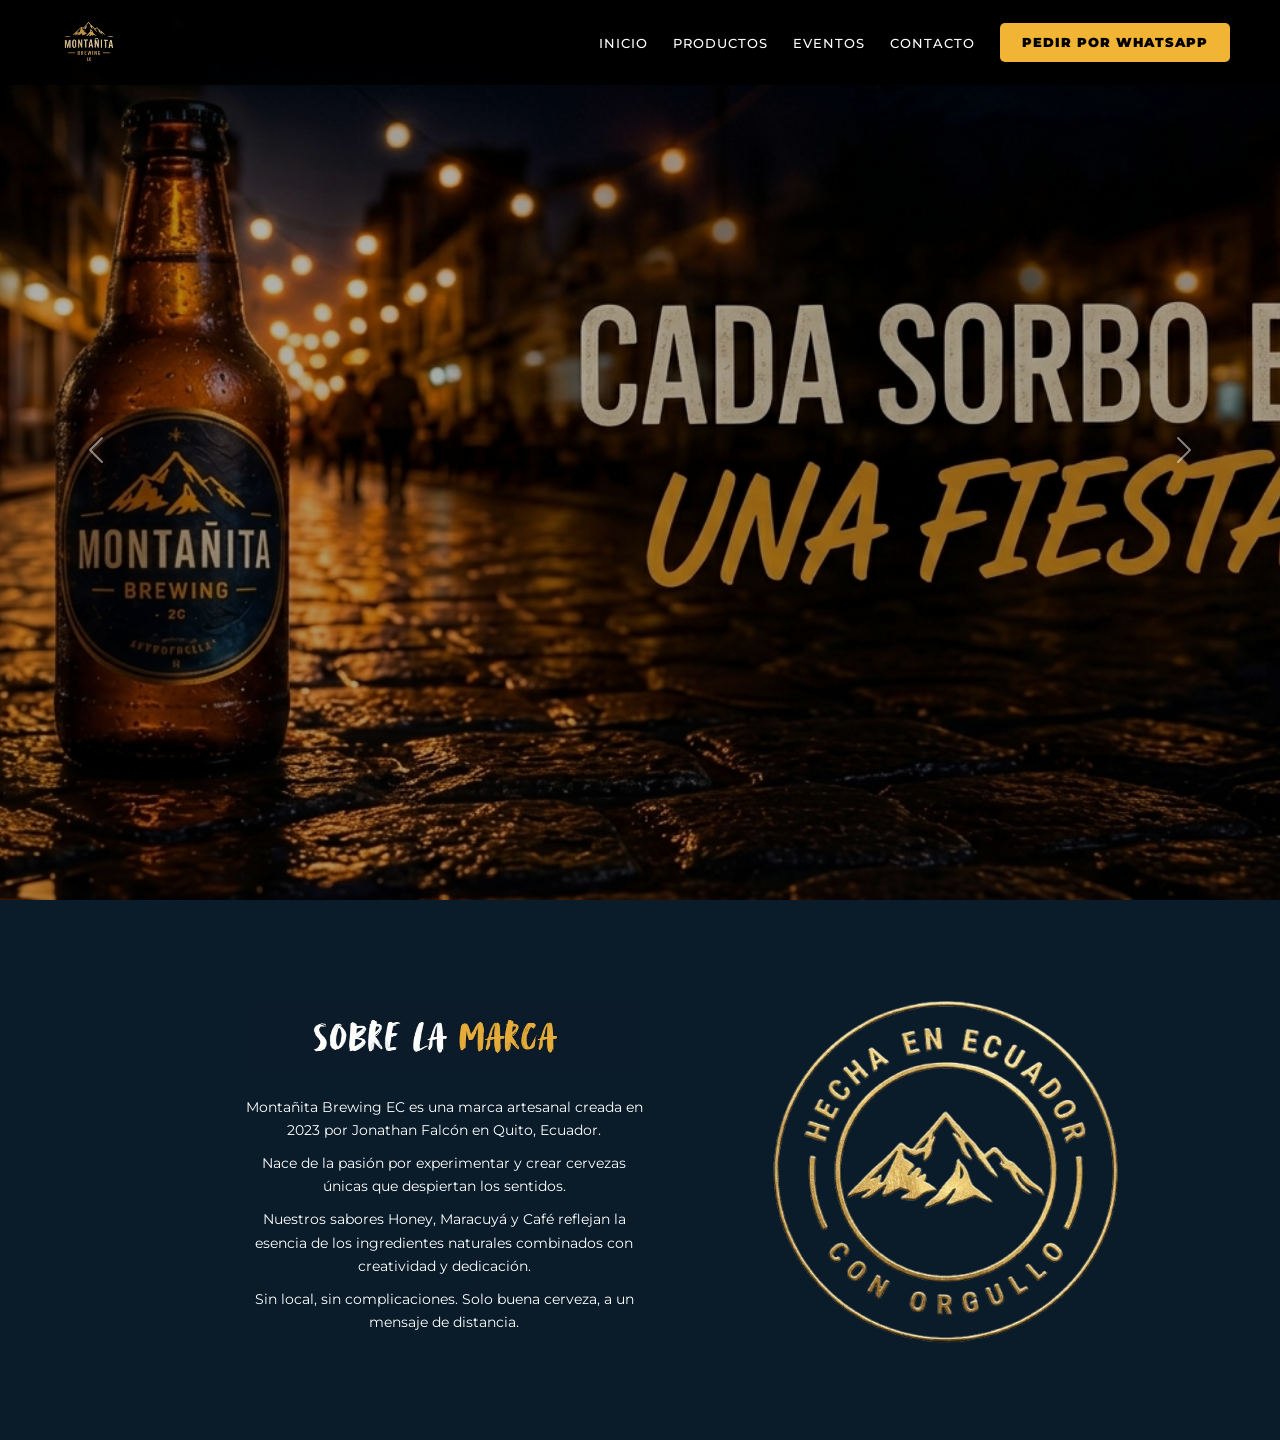
<file: index.html>
<!DOCTYPE html>
<html lang="es">
<head>
    <title>Montañita Brewing EC</title>
    <meta charset="UTF-8">
    <meta name="viewport" content="width=device-width, initial-scale=1">  
    <link rel="stylesheet" href="style_layout.css">
    <!-- Bootstrap 5.3.3 -->
    <link href="https://cdn.jsdelivr.net/npm/bootstrap@5.3.3/dist/css/bootstrap.min.css" rel="stylesheet">
    <script src="https://cdn.jsdelivr.net/npm/bootstrap@5.3.3/dist/js/bootstrap.bundle.min.js" defer></script>
</head>

<body>

    <!-- NAVBAR -->
    <header>
        <div class="logo">
            <img src="logomontañita.png" alt="Montañita Brewing Logo">
        </div>
        <nav>
            <ul>
                <li><a href="index.html">INICIO</a></li>
                <li><a href="productos.html">PRODUCTOS</a></li>
                <li><a href="eventos.html">EVENTOS</a></li>
                <li><a href="contacto.html">CONTACTO</a></li>
                <li><a href="https://wa.me/593989555989" class="btn-whatsapp-nav">PEDIR POR WHATSAPP</a></li>
            </ul>
        </nav>
    </header>

    <!-- SECCIÓN CARRUSEL (3 Diapositivas) -->
    <main class="hero-carousel" id="inicio">
        <div id="carouselExampleFade" class="carousel slide carousel-fade" data-bs-ride="carousel" data-bs-interval="5000">
            <div class="carousel-inner">

                <!-- Diapositiva 1: Con botón principal -->
                <div class="carousel-item active">
                    <img src="imageninicial.png" class="d-block w-100 hero-img" alt="Cerveza 1">
                    <div class="hero-overlay">
                        <div class="hero-content">
                        </div>
                    </div>
                </div>

                <!-- Diapositiva 2: Solo Título -->
                <div class="carousel-item">
                    <img src="imageninicial02.png" class="d-block w-100 hero-img" alt="Cerveza 2">
                    <div class="hero-overlay">
                        <div class="hero-content">
                        </div>
                    </div>
                </div>

                <!-- Diapositiva 3: Solo Título -->
                <div class="carousel-item">
                    <img src="imageninicial03.png" class="d-block w-100 hero-img" alt="Cerveza 3">
                    <div class="hero-overlay">
                        <div class="hero-content">
                        </div>
                    </div>
                </div>

            </div>

            <!-- Controles Flechas -->
            <button class="carousel-control-prev" type="button" data-bs-target="#carouselExampleFade" data-bs-slide="prev">
                <span class="carousel-control-prev-icon" aria-hidden="true"></span>
            </button>
            <button class="carousel-control-next" type="button" data-bs-target="#carouselExampleFade" data-bs-slide="next">
                <span class="carousel-control-next-icon" aria-hidden="true"></span>
            </button>
        </div>
    </main>

<!-- SECCIÓN SOBRE LA MARCA (Franja Blanca) -->
<section class="marca-section" id="sobre-la-marca">
    <div class="marca-layout">
        
        <div class="marca-col-side"></div>

        <div class="marca-col-center">
            <!-- Usamos una clase nueva: img-micro -->
            <img src="sobrelamarca.jpeg" alt="Sobre la Marca" class="img-micro">
            
            <div class="marca-text">
                <p>Montañita Brewing EC es una marca artesanal creada en 2023 por Jonathan Falcón en Quito, Ecuador.</p>
                <p>Nace de la pasión por experimentar y crear cervezas únicas que despiertan los sentidos.</p>
                <p>Nuestros sabores Honey, Maracuyá y Café reflejan la esencia de los ingredientes naturales combinados con creatividad y dedicación.</p>
                <p>Sin local, sin complicaciones. Solo buena cerveza, a un mensaje de distancia.</p>
            </div>
        </div>

        <div class="marca-col-side">
            <!-- Usamos una clase nueva: sello-micro -->
            <img src="logo.png" alt="Sello" class="logo02">
        </div>

    </div>
</section>

    </div>
</section>
</body>
</html>
</file>
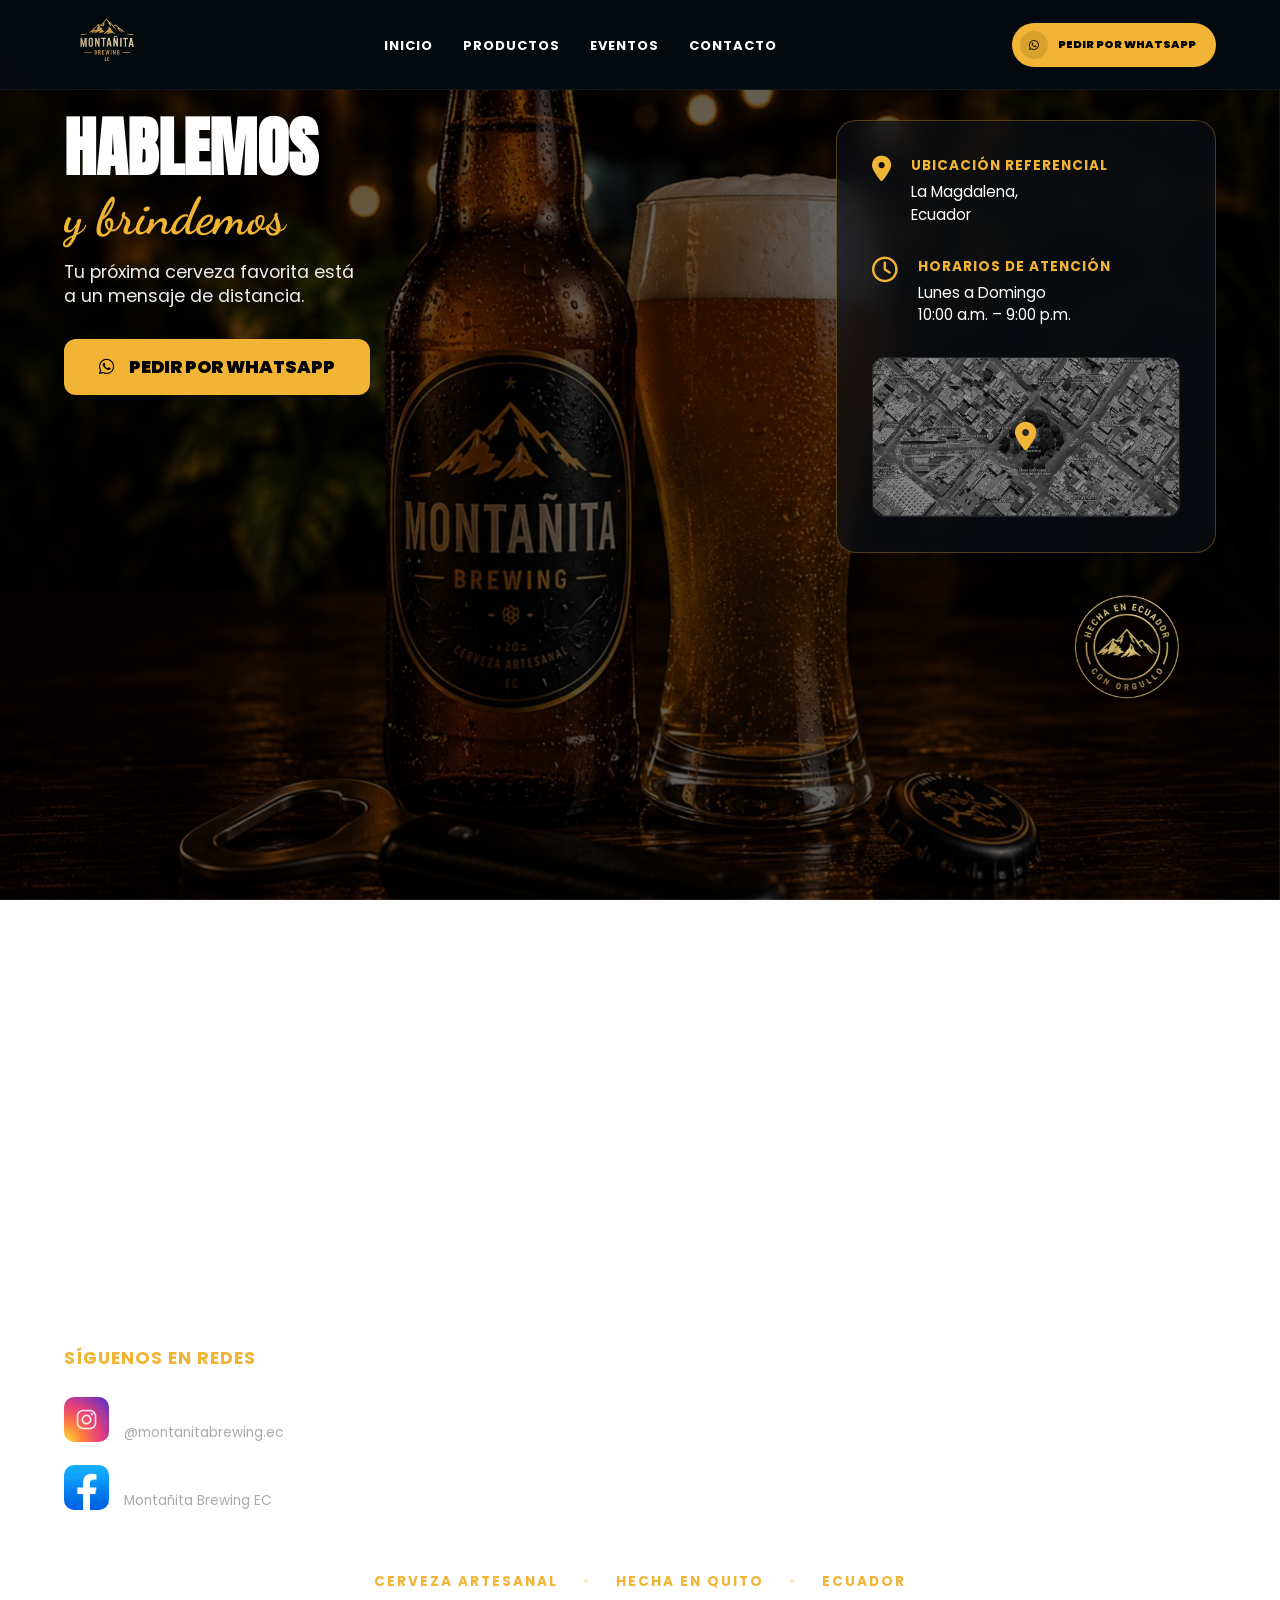
<file: contacto.html>
<!DOCTYPE html>
<html lang="es">
<head>
    <meta charset="UTF-8">
    <meta name="viewport" content="width=device-width, initial-scale=1.0">
    <title>Contacto</title>
    <link href="https://fonts.googleapis.com/css2?family=Anton&family=Poppins:wght@300;400;700;900&family=Dancing+Script:wght@700&display=swap" rel="stylesheet">
    <link rel="stylesheet" href="https://cdnjs.cloudflare.com/ajax/libs/font-awesome/6.0.0/css/all.min.css">
    <link rel="stylesheet" href="style_layout_contacto.css">
</head>
<body>


    <!-- 2. NAVBAR -->
    <header class="navbar-main">
        <div class="nav-container">
            <div class="logo">
                <img src="logomontañita.png" alt="Logo">
            </div>
            <nav class="menu-links">
                <ul>
                    <li><a href="index.html">INICIO</a></li>
                    <li><a href="productos.html">PRODUCTOS</a></li>
                    <li><a href="eventos.html">EVENTOS</a></li>
                    <li><a href="contacto.html">CONTACTO</a></li>
                </ul>
            </nav>
            <div class="nav-action">
                <a href="https://wa.me/593989555989" class="btn-whatsapp-capsule">
                    <span class="ws-circle"><i class="fab fa-whatsapp"></i></span>
                    PEDIR POR WHATSAPP
                </a>
            </div>
        </div>
    </header>

    <!-- 3. CONTENIDO PRINCIPAL -->
    <main class="contacto-hero">
        <!-- Capa oscura para que el texto sea legible sobre la foto -->
        <div class="overlay-contacto"></div>
        

        <div class="main-content-wrapper">
            <!-- Columna Izquierda -->
            <div class="col-left">
                <div class="hero-text">
                    <h1>HABLEMOS <br> <span class="cursive-gold">y brindemos</span></h1>
                    <p>Tu próxima cerveza favorita está <br> a un mensaje de distancia.</p>
                    <a href="https://wa.me/593989555989" class="btn-whatsapp-large">
                        <i class="fab fa-whatsapp"></i> PEDIR POR WHATSAPP
                    </a>
                </div>
<body>
    <!-- CAPA 1: La imagen (Fondo) -->
    <img src="cervezaduo.jpeg" alt="Fondo" class="bg-img">

    <!-- CAPA 2: El oscurecido (Overlay) -->
    <div class="bg-overlay"></div>

    <!-- CAPA 3: Todo el contenido (Lo que se mueve) -->
    <header class="navbar-main"> ... </header>
    
    <main class="contacto-layout">
        <!-- Aquí va todo tu contenido de columnas -->
    </main>
</body>

                <div class="social-section">
                    <h3>SÍGUENOS EN REDES</h3>
                    <div class="social-item">
                        <img src="instagram.jpg" alt="Instagram">
                        <div>
                            <strong>Instagram</strong>
                            <span>@montanitabrewing.ec</span>
                        </div>
                    </div>
                    <div class="social-item">
                        <img src="facebook.jpg" alt="Facebook">
                        <div>
                            <strong>Facebook</strong>
                            <span>Montañita Brewing EC</span>
                        </div>
                    </div>
                </div>
            </div>

            <!-- Columna Derecha -->
            <div class="col-right">
                <div class="info-card">
                    <div class="info-group">
                        <i class="fas fa-map-marker-alt icon-gold"></i>
                        <div>
                            <h4>UBICACIÓN REFERENCIAL</h4>
                            <p>La Magdalena, <br> Ecuador</p>
                        </div>
                    </div>

                    <div class="info-group">
                        <i class="far fa-clock icon-gold"></i>
                        <div>
                            <h4>HORARIOS DE ATENCIÓN</h4>
                            <p>Lunes a Domingo <br> 10:00 a.m. – 9:00 p.m.</p>
                        </div>
                    </div>

                    <div class="mini-map">
                        <img src="mapa.png" alt="Mapa">
                        <div class="map-pin"><i class="fas fa-map-marker-alt"></i></div>
                    </div>
                </div>

                <div class="sello-pasion">
                    <img src="logo.png" alt="Hecha con pasión">
                </div>
            </div>
        </div>

        <!-- Barra Inferior -->
        <div class="bottom-bar">
            <span>CERVEZA ARTESANAL</span>
            <span class="dot">•</span>
            <span>HECHA EN QUITO</span>
            <span class="dot">•</span>
            <span>ECUADOR</span>
        </div>
    </main>

</body> <!-- El body termina AQUÍ -->
</html>
</file>
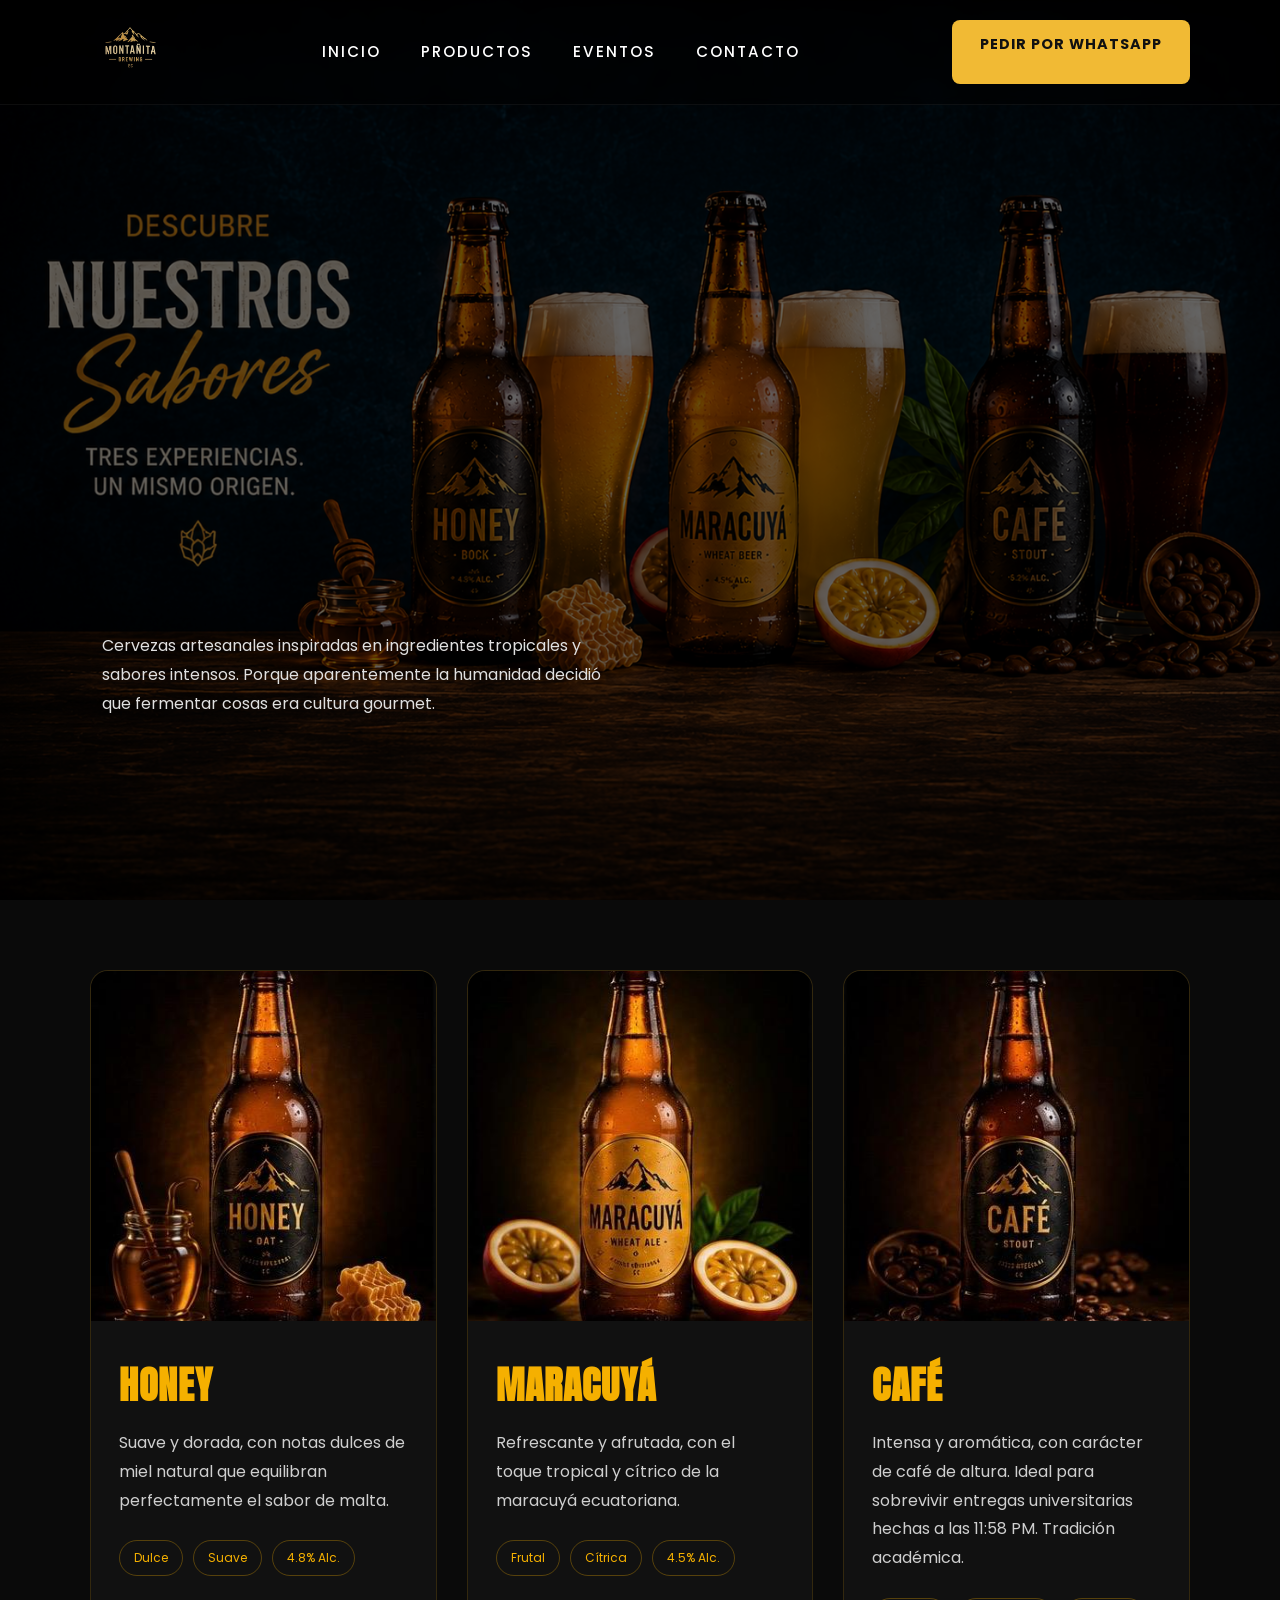
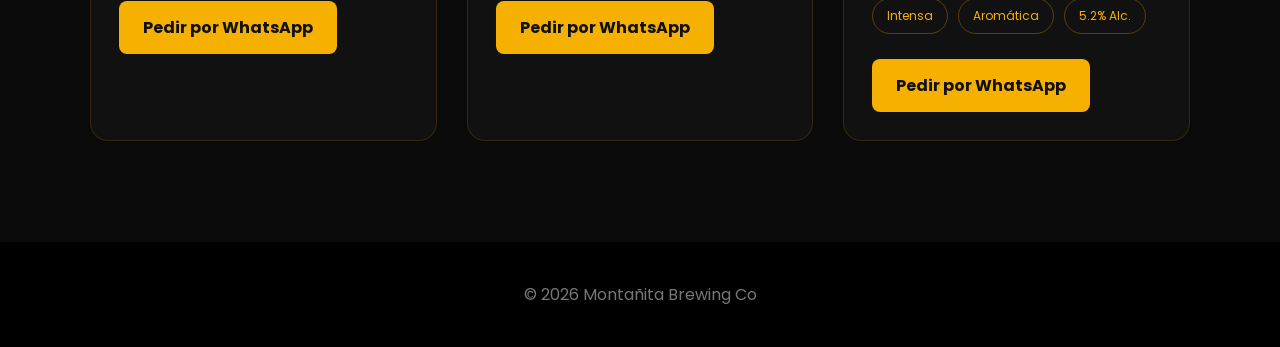
<file: productos.html>
<!DOCTYPE html>
<html lang="es">

<head>
    <meta charset="UTF-8">
    <meta name="viewport" content="width=device-width, initial-scale=1.0">

    <title>Productos</title>

    <!-- CSS -->
    <link rel="stylesheet" href="style_layout_productos.css">

    <!-- GOOGLE FONTS -->
    <link href="https://fonts.googleapis.com/css2?family=Anton&family=Poppins:wght@300;400;600;700&display=swap" rel="stylesheet">
</head>

<body>

    <!-- NAVBAR -->

    <header class="navbar">

        <nav>

            <!-- LOGO -->

            <div class="logo">
                <img src="logomontañita.png" alt="Montañita Brewing Logo">
            </div>

            <!-- MENU -->

            <div class="menu">
                <a href="index.html">Inicio</a>
                <a href="productos.html">Productos</a>
                <a href="eventos.html">Eventos</a>
                <a href="contacto.html">Contacto</a>
            </div>

            <!-- BOTÓN -->

            <a href="https://wa.me/593989555989" class="btn-nav"> 
                Pedir por WhatsApp
            </a>

        </nav>

    </header>

    <!-- HERO -->

    <section class="hero">

        <img src="portadaproductos.png" class="hero-img" alt="Portada Cervezas">

        <div class="hero-content">
<br>
<br>
<br>
<br>
<br>
<br>
<br>
<br>
<br>
<br>
<br>
<br>
<br>
<br>
<br>
<br>
<br>
<br>

            <p>
                Cervezas artesanales
                inspiradas en ingredientes tropicales y sabores intensos.
                Porque aparentemente la humanidad decidió que fermentar
                cosas era cultura gourmet.
            </p>

        </div>

    </section>

    <!-- PRODUCTOS -->

    <section class="products">

        <!-- CARD 1 -->

        <div class="card">

            <img src="cervezahoney.jpeg" alt="Honey Beer">

            <div class="card-content">

                <h2>HONEY</h2>

                <p>
                    Suave y dorada, con notas dulces de miel natural
                    que equilibran perfectamente el sabor de malta.
                </p>

                <div class="tags">
                    <div class="tag">Dulce</div>
                    <div class="tag">Suave</div>
                    <div class="tag">4.8% Alc.</div>
                </div>

                <a href="https://wa.me/593989555989" class="btn">
                    Pedir por WhatsApp
                </a>

            </div>

        </div>

        <!-- CARD 2 -->

        <div class="card">

            <img src="cervezamaracuyá.jpeg" alt="Maracuyá Beer">

            <div class="card-content">

                <h2>MARACUYÁ</h2>

                <p>
                    Refrescante y afrutada, con el toque tropical y
                    cítrico de la maracuyá ecuatoriana.
                </p>

                <div class="tags">
                    <div class="tag">Frutal</div>
                    <div class="tag">Cítrica</div>
                    <div class="tag">4.5% Alc.</div>
                </div>

                <a href="https://wa.me/593989555989" class="btn">
                    Pedir por WhatsApp
                </a>

            </div>

        </div>

        <!-- CARD 3 -->

        <div class="card">

            <img src="cervezacafe.jpeg" alt="Café Beer">

            <div class="card-content">

                <h2>CAFÉ</h2>

                <p>
                    Intensa y aromática, con carácter de café de altura.
                    Ideal para sobrevivir entregas universitarias hechas
                    a las 11:58 PM. Tradición académica.
                </p>

                <div class="tags">
                    <div class="tag">Intensa</div>
                    <div class="tag">Aromática</div>
                    <div class="tag">5.2% Alc.</div>
                </div>

                <a href="https://wa.me/593989555989" class="btn">
                    Pedir por WhatsApp
                </a>

            </div>

        </div>

    </section>

    <!-- FOOTER -->

    <footer>
        © 2026 Montañita Brewing Co
    </footer>

</body>

</html>
</file>
<file: style_layout.css>
/* =========================================
   CONFIGURACIÓN DE FUENTES Y VARIABLES
   ========================================= */
@import url('https://fonts.googleapis.com/css2?family=Montserrat:wght@300;400;700;900&display=swap');

:root {
    --fuente-futura: 'Futura', 'Futura Medium', 'Montserrat', sans-serif;
    --dorado: #f1b434;
    --oscuro: #050a0f;
}

* {
    margin: 0;
    padding: 0;
    box-sizing: border-box;
    font-family: var(--fuente-futura);
}

body {
    background-color: var(--oscuro);
    color: white;
    overflow-x: hidden;
}

/* =========================================
   HEADER & NAVEGACIÓN
   ========================================= */
header {
    display: flex;
    justify-content: space-between;
    align-items: center;
    padding: 15px 50px;
    background-color: rgba(0, 0, 0, 0.85);
    position: fixed;
    width: 100%;
    z-index: 2000;
}

.logo img {
    height: 55px;
    width: auto;
}

nav ul {
    display: flex;
    list-style: none;
    align-items: center;
    margin: 0;
}

nav ul li { margin-left: 25px; }

nav ul li a {
    text-decoration: none;
    color: white;
    font-weight: 500;
    font-size: 13px;
    letter-spacing: 1px;
    transition: color 0.3s;
}

nav ul li a:hover { color: var(--dorado); }

/* =========================================
   BOTONES
   ========================================= */
.btn-whatsapp-nav, .btn-whatsapp-main {
    background-color: var(--dorado) !important;
    color: #000 !important;
    padding: 10px 22px;
    border-radius: 5px;
    font-weight: 900;
    text-decoration: none;
    border: none;
    display: inline-block;
    transition: transform 0.2s;
}

.btn-whatsapp-nav:hover, .btn-whatsapp-main:hover {
    transform: scale(1.05);
}

/* =========================================
   HERO CARRUSEL
   ========================================= */
.hero-carousel {
    position: relative;
    width: 100%;
    height: 100vh;
    overflow: hidden; 
    z-index: 1;
}

.carousel-item {
    height: 100vh;
    background-color: var(--oscuro); /* Soluciona flashazo blanco */
}

.hero-img {
    width: 100%;
    height: 100vh;
    object-fit: cover;
    object-position: center;
}

.hero-overlay {
    position: absolute;
    top: 0;
    left: 0;
    width: 100%;
    height: 100%;
    background: rgba(0, 0, 0, 0.3);
    display: flex;
    align-items: center;
    justify-content: flex-end;
    padding-right: 10%;
    z-index: 10;
}

.hero-content {
    text-align: right;
    max-width: 700px;
}

.hero-content h1 {
    font-size: 4.5rem;
    font-weight: 900;
    line-height: 0.9;
    margin-bottom: 15px;
    color: #fff;
}

.aesthetic-p {
    font-weight: 300;
    letter-spacing: 2px;
    margin-bottom: 20px;
}

.highlight { color: var(--dorado); }

/* =========================================
   SECCIÓN MARCA (Estilo image_649b05.png)
/* Contenedor principal oscuro */
/* --- SECCIÓN SOBRE LA MARCA --- */
.marca-section {
    background-color: #0A1B2A !important;
    padding: 60px 0 !important;
    width: 100% !important;
}

.marca-layout {
    display: flex !important;
    align-items: center !important;
    justify-content: center !important;
    max-width: 1200px !important;
    margin: 0 auto !important;
}

.marca-col-side {
    flex: 1 !important;
    display: flex !important;
    justify-content: center !important;
}

.marca-col-center {
    flex: 2 !important;
    text-align: center !important;
}

/* IMAGEN TÍTULO (Mucho más pequeña ahora) */
.img-micro {
    width: 400px !important;  /* Controlamos el ancho fijo */
    height: auto !important;
    max-height: 80px !important; /* Controlamos el alto máximo */
    margin-bottom: 20px !important;
    display: inline-block !important;
}

/* SELLO DERECHA (Mucho más pequeño ahora) */
.sello-micro {
    width: 80px !important;   /* Ancho fijo pequeño */
    height: auto !important;
    max-height: 80px !important;
    opacity: 0.8 !important;
}

.marca-text p {
    color: #ffffff !important;
    font-size: 0.90rem !important;
    font-weight: 400 !important;
    line-height: 1.6 !important;
    margin-bottom: 10px !important;
}
/* --- CONTROLES BOOTSTRAP --- */
.carousel-control-prev, .carousel-control-next { z-index: 150; }

/*--- PRODUCTOS CSS ---*/
*{
  margin:0;
  padding:0;
  box-sizing:border-box;
}

body{
  font-family:'Poppins', sans-serif;
  background:#050505;
  color:white;
  overflow-x:hidden;
}

/* NAVBAR */

.navbar{
  position:fixed;
  top:0;
  left:0;

  width:100%;

  display:flex;
  justify-content:space-between;
  align-items:center;

  padding:18px 8%;

  background:rgba(0,0,0,0.75);
  backdrop-filter:blur(8px);

  z-index:1000;

  border-bottom:1px solid rgba(255,166,0,0.2);
}

.logo{
  color:#f5b000;
  font-size:1.3rem;
  font-weight:700;
  letter-spacing:1px;
}

.menu{
  display:flex;
  gap:35px;
}

.menu a{
  color:white;
  text-decoration:none;

  position:relative;

  transition:0.3s;
}

.menu a:hover{
  color:#f5b000;
}

.menu a::after{
  content:"";
  position:absolute;

  left:0;
  bottom:-8px;

  width:0%;
  height:2px;

  background:#f5b000;

  transition:0.3s;
}

.menu a:hover::after{
  width:100%;
}

.btn-nav{
  text-decoration:none;

  background:#f5b000;
  color:#111;

  padding:12px 22px;

  border-radius:40px;

  font-weight:700;

  transition:0.3s;
}

.btn-nav:hover{
  transform:scale(1.05);
}

/* HERO */

.hero{
  position:relative;

  min-height:70vh;

  display:flex;
  align-items:center;

  padding:140px 8% 80px;

  background:
  linear-gradient(rgba(0,0,0,0.7), rgba(0,0,0,0.85)),
  url('https://images.unsplash.com/photo-1514362545857-3bc16c4c7d1b?q=80&w=1400&auto=format&fit=crop');

  background-size:cover;
  background-position:center;
}

.hero-content{
  position:relative;
  z-index:2;

  max-width:600px;
}

.subtitle{
  color:#f5b000;

  font-weight:600;
  letter-spacing:3px;

  margin-bottom:10px;
}

.hero h1{
  font-family:'Anton', sans-serif;

  font-size:5rem;
  line-height:1;

  text-transform:uppercase;

  margin-bottom:20px;
}

.hero h1 span{
  color:#f5b000;
}

.description{
  color:#ddd;
  line-height:1.8;
}

/* PRODUCTOS */

.products{
  padding:80px 8%;

  display:grid;
  grid-template-columns:repeat(auto-fit, minmax(280px,1fr));

  gap:30px;
}

/* CARD */

.card{
  background:#111;

  border-radius:20px;

  overflow:hidden;

  border:1px solid rgba(245,176,0,0.2);

  transition:0.4s;
}

.card:hover{
  transform:translateY(-10px);

  box-shadow:0 15px 35px rgba(245,176,0,0.2);
}

.card img{
  width:100%;
  height:320px;

  object-fit:cover;
}

.card-content{
  padding:25px;
}

.card h2{
  font-family:'Anton', sans-serif;

  color:#f5b000;

  font-size:2rem;

  margin-bottom:12px;
}

.card p{
  color:#ccc;

  line-height:1.7;

  margin-bottom:20px;
}

/* TAGS */

.tags{
  display:flex;
  flex-wrap:wrap;

  gap:10px;

  margin-bottom:25px;
}

.tags span{
  border:1px solid rgba(245,176,0,0.3);

  color:#f5b000;

  padding:8px 14px;

  border-radius:30px;

  font-size:0.75rem;
}

/* BOTÓN */

.btn{
  display:inline-block;

  background:#f5b000;
  color:#111;

  text-decoration:none;

  padding:14px 22px;

  border-radius:40px;

  font-weight:700;

  transition:0.3s;
}

.btn:hover{
  transform:scale(1.05);
}

/* RESPONSIVE */

@media(max-width:900px){

  .navbar{
    flex-direction:column;
    gap:20px;
  }

  .menu{
    flex-wrap:wrap;
    justify-content:center;
  }

  .hero h1{
    font-size:3.5rem;
  }

}

@media(max-width:600px){

  .hero{
    padding-top:180px;
  }

  .hero h1{
    font-size:2.7rem;
  }

  .btn-nav{
    display:none;
  }

  .products{
    grid-template-columns:1fr;
  }

}
</file>
<file: style_layout_contacto.css>
* {
    margin: 0;
    padding: 0;
    box-sizing: border-box;
}

body {
    background-color: #050a0f; /* Color oscuro base */
    color: white;
    font-family: 'Poppins', sans-serif;
    /* Permitimos el scroll quitando el hidden */
    overflow-x: hidden; 
}

/* --- NAVBAR (Estilo image_38e51e.png) --- */
.navbar-main {
    position: fixed;
    top: 0;
    width: 100%;
    height: 90px;
    background: rgba(5, 10, 15, 0.9);
    backdrop-filter: blur(10px);
    display: flex;
    align-items: center;
    z-index: 2000;
    border-bottom: 1px solid rgba(255, 255, 255, 0.05);
}

.nav-container {
    width: 90%;
    max-width: 1400px;
    margin: 0 auto;
    display: flex;
    justify-content: space-between;
    align-items: center;
}

.logo img { height: 60px; }

.menu-links ul {
    display: flex;
    list-style: none;
    gap: 30px;
}

.menu-links ul li a {
    color: white;
    text-decoration: none;
    font-size: 13px;
    font-weight: 700;
    letter-spacing: 1px;
    position: relative;
    padding-bottom: 5px;
}

.menu-links ul li a.active::after {
    content: "";
    position: absolute;
    bottom: 0;
    left: 0;
    width: 100%;
    height: 3px;
    background: #f1b434;
}

.btn-whatsapp-capsule {
    background: #f1b434;
    color: black;
    text-decoration: none;
    padding: 8px 20px 8px 8px;
    border-radius: 50px;
    font-weight: 900;
    font-size: 11px;
    display: flex;
    align-items: center;
    gap: 10px;
}

.ws-circle {
    background: rgba(0,0,0,0.1);
    width: 28px;
    height: 28px;
    border-radius: 50%;
    display: flex;
    align-items: center;
    justify-content: center;
}

/* --- SECCIÓN CONTACTO HERO --- */
.contacto-hero {
    min-height: 100vh; /* Altura mínima para permitir scroll si el contenido crece */
    width: 100%;
    /* IMAGEN CENTRAL DE FONDO (image_2d92f8.png) */
    background: linear-gradient(rgba(0,0,0,0.6), rgba(0,0,0,0.6)), 
                url('Imágenes/fondo_contacto.jpg'); /* Reemplaza con tu imagen central */
    background-size: cover;
    background-position: center;
    background-attachment: fixed; /* Mantiene la imagen fija al escrollear */
    position: relative;
    padding: 120px 0 100px 0; /* Espacio para que no choque con el nav ni el footer */
    display: flex;
    flex-direction: column;
    justify-content: center;
}

.main-content-wrapper {
    width: 90%;
    max-width: 1300px;
    margin: 0 auto;
    display: flex;
    justify-content: space-between;
    align-items: flex-start;
    position: relative;
    z-index: 2;
    gap: 40px; /* Separación entre columna izquierda y derecha */
}

/* Columna Izquierda */
.col-left { 
    flex: 1;
    max-width: 500px; 
}

.hero-text h1 {
    font-family: 'Anton', sans-serif;
    font-size: 4rem;
    line-height: 0.9;
    margin-bottom: 20px;
}

.cursive-gold {
    font-family: 'Dancing Script', cursive;
    color: #f1b434;
    font-size: 3.2rem;
}

.hero-text p {
    font-size: 1.1rem;
    color: #eee;
    margin-bottom: 30px;
    line-height: 1.4;
}

.btn-whatsapp-large {
    background: #f1b434;
    color: #000;
    padding: 15px 35px;
    text-decoration: none;
    border-radius: 12px;
    font-weight: 900;
    display: inline-flex;
    align-items: center;
    gap: 15px;
    font-size: 1.1rem;
    margin-bottom: 50px; /* Separación con las redes sociales */
}
.bg-img {
    position: fixed; /* La saca del flujo normal, ya no empuja nada */
    top: 0;
    left: 0;
    width: 100vw;    /* Ocupa todo el ancho visual */
    height: 100vh;   /* Ocupa todo el alto visual */
    object-fit: cover; /* Evita que se estire feo */
    z-index: -10;    /* La manda al fondo del todo */
    pointer-events: none; /* Hace que puedas hacer click "a través" de ella */
}

.bg-overlay {
    position: fixed;
    top: 0;
    left: 0;
    width: 100%;
    height: 100%;
    background: rgba(0, 0, 0, 0.6); /* Oscurece la foto para leer el texto */
    z-index: -9;     /* Un paso por delante de la foto, pero tras el texto */
}

/* --- AJUSTE DEL CONTENIDO PARA QUE ENCAJE --- */

.contacto-layout {
    position: relative;
    z-index: 1;      /* Asegura que el texto esté al frente */
    display: flex;
    justify-content: space-between;
    align-items: center;
    min-height: 100vh;
    padding: 100px 5% 50px 5%; /* Espacio para el nav y los bordes */
}

/* Quita cualquier color de fondo que tengan tus secciones para que se vea la foto */
body, .contacto-hero, .main-content-wrapper {
    background: transparent !important;
}

/* Redes Sociales */
.social-section h3 {
    color: #f1b434;
    font-size: 1.1rem;
    letter-spacing: 1px;
    margin-bottom: 25px;
}

.social-item {
    display: flex;
    align-items: center;
    gap: 15px;
    margin-bottom: 20px;
}

.social-item img {
    width: 45px;
    height: 45px;
    border-radius: 10px;
    object-fit: cover;
}

.social-item div strong { display: block; font-size: 0.95rem; }
.social-item div span { color: #aaa; font-size: 0.85rem; }

/* Columna Derecha */
.col-right {
    flex: 1;
    display: flex;
    flex-direction: column;
    align-items: flex-end;
}

.info-card {
    background: rgba(10, 15, 20, 0.7);
    backdrop-filter: blur(15px);
    border: 1px solid rgba(241, 180, 52, 0.3);
    padding: 35px;
    border-radius: 20px;
    width: 100%;
    max-width: 380px;
    margin-bottom: 30px; /* Separación con el sello */
}

.info-group {
    display: flex;
    gap: 20px;
    margin-bottom: 30px;
}

.icon-gold {
    color: #f1b434;
    font-size: 1.6rem;
}

.info-group h4 {
    font-size: 0.85rem;
    color: #f1b434;
    letter-spacing: 1px;
    margin-bottom: 5px;
}

.info-group p { font-size: 0.95rem; line-height: 1.5; }

.mini-map {
    width: 100%;
    height: 160px;
    border-radius: 12px;
    overflow: hidden;
    position: relative;
    border: 1px solid rgba(255,255,255,0.1);
}

.mini-map img {
    width: 100%;
    height: 100%;
    object-fit: cover;
    filter: grayscale(1) brightness(0.6);
}

.map-pin {
    position: absolute;
    top: 50%;
    left: 50%;
    transform: translate(-50%, -50%);
    color: #f1b434;
    font-size: 1.8rem;
}

.sello-pasion img {
    width: 180px;
    opacity: 0.9;
    filter: drop-shadow(0 0 10px rgba(0,0,0,0.5));
}

/* BARRA INFERIOR (Footer de la imagen) */
.bottom-bar {
    width: 100%;
    padding: 40px 0;
    display: flex;
    justify-content: center;
    align-items: center;
    gap: 25px;
    font-size: 0.85rem;
    font-weight: 700;
    letter-spacing: 2px;
    color: #f1b434;
}

.dot { color: rgba(241, 180, 52, 0.3); }

/* RESPONSIVO */
@media (max-width: 992px) {
    .main-content-wrapper {
        flex-direction: column;
        align-items: center;
        text-align: center;
    }
</file>
<file: style_layout_productos.css>
*{
    margin:0;
    padding:0;
    box-sizing:border-box;
}

html{
    scroll-behavior:smooth;
}

body{
    font-family:'Poppins', sans-serif;
    background:#050505;
    color:white;
    overflow-x:hidden;
}

/* =========================
   NAVBAR
========================= */

.navbar{
    position:fixed;
    top:0;
    left:0;

    width:100%;

    z-index:1000;

    padding:20px 7%;

    background:rgba(0,0,0,0.45);

    backdrop-filter:blur(6px);

    border-bottom:1px solid rgba(255,255,255,0.05);
}

.navbar nav{
    display:flex;
    justify-content:space-between;
    align-items:right;
}

/* LOGO */

.logo img{
    width:80px;
    height:auto;
    margin-right: auto;
}

/* MENU */

.menu{
    display:flex;
    align-items:center;
    gap:40px;
}

.menu a{
    text-decoration:none;
    color:white;

    font-size:0.95rem;
    font-weight:500;

    letter-spacing:2px;
    text-transform:uppercase;

    transition:0.3s;

    position:right;
}

.menu a:hover{
    color:#f5b000;
}

.menu a::after{
    content:"";

    position:absolute;

    left:0;
    bottom:-8px;

    width:0%;
    height:2px;

    background:#f5b000;

    transition:0.3s;
}

.menu a:hover::after{
    width:100%;
}

/* BOTÓN NAV */

.btn-nav{
    text-decoration:none;

    background:#f1BA34;
    color:#111;

    padding:14px 28px;

    border-radius:8px;

    font-weight:700;
    font-size:0.9rem;

    letter-spacing:1px;
    text-transform:uppercase;

    transition:0.3s;
}

.btn-nav:hover{
    transform:translateY(-2px);

    background:#ffcc33;
}

/* =========================
   HERO
========================= */

.hero{
    position:relative;

    width:100%;
    height:100vh;

    overflow:hidden;
}

/* IMAGEN HERO */

.hero-img{
    width:100%;
    height:100%;

    object-fit:cover;

    filter:brightness(40%);
}

/* TEXTO HERO */

.hero-content{
    position:absolute;

    top:50%;
    left:8%;

    transform:translateY(-50%);

    z-index:2;

    max-width:600px;
}

.hero-content h1{
    font-family:'Anton', sans-serif;

    font-size:6rem;
    line-height:0.95;

    text-transform:uppercase;

    margin-bottom:25px;

    letter-spacing:2px;
}

.hero-content h1 span{
    color:#f5b000;
}

.hero-content p{
    color:#e0e0e0;

    line-height:1.8;

    font-size:1rem;

    max-width:500px;
}

/* =========================
   PRODUCTOS
========================= */

.products{
    width:100%;

    display:grid;

    grid-template-columns:repeat(auto-fit,minmax(320px,1fr));

    gap:30px;

    padding:70px 7% 100px;

    background:#0a0a0a;
}

/* =========================
   CARDS
========================= */

.card{
    background:#111;

    border-radius:18px;

    overflow:hidden;

    border:1px solid rgba(245,176,0,0.15);

    transition:0.4s;
}

.card:hover{
    transform:translateY(-10px);

    box-shadow:0 15px 35px rgba(245,176,0,0.18);
}

/* IMAGEN */

.card img{
    width:100%;
    height:350px;

    object-fit:cover;
}

/* CONTENIDO */

.card-content{
    padding:28px;
}

.card-content h2{
    font-family:'Anton', sans-serif;

    font-size:2.4rem;

    color:#f5b000;

    margin-bottom:15px;

    letter-spacing:1px;
}

.card-content p{
    color:#cfcfcf;

    line-height:1.8;

    margin-bottom:25px;
}

/* TAGS */

.tags{
    display:flex;
    flex-wrap:wrap;

    gap:10px;

    margin-bottom:25px;
}

.tag{
    border:1px solid rgba(245,176,0,0.3);

    color:#f5b000;

    padding:8px 14px;

    border-radius:30px;

    font-size:0.75rem;
}

/* BOTÓN CARD */

.btn{
    display:inline-block;

    text-decoration:none;

    background:#f5b000;
    color:#111;

    padding:14px 24px;

    border-radius:8px;

    font-weight:700;

    transition:0.3s;
}

.btn:hover{
    background:#ffcc33;

    transform:translateY(-2px);
}

/* =========================
   FOOTER
========================= */

footer{
    background:black;

    text-align:center;

    padding:40px;

    color:#777;

    border-top:1px solid rgba(255,255,255,0.05);
}

/* =========================
   RESPONSIVE
========================= */

@media(max-width:950px){

    .navbar nav{
        flex-direction:column;
        gap:20px;
    }

    .menu{
        flex-wrap:wrap;
        justify-content:center;
    }

    .hero-content{
        left:6%;
    }

    .hero-content h1{
        font-size:4rem;
    }
}

@media(max-width:600px){

    .hero{
        height:85vh;
    }

    .hero-content h1{
        font-size:2.8rem;
    }

    .hero-content p{
        font-size:0.9rem;
    }

    .products{
        grid-template-columns:1fr;
    }

    .btn-nav{
        display:none;
    }

    .card img{
        height:300px;
    }
}
</file>
